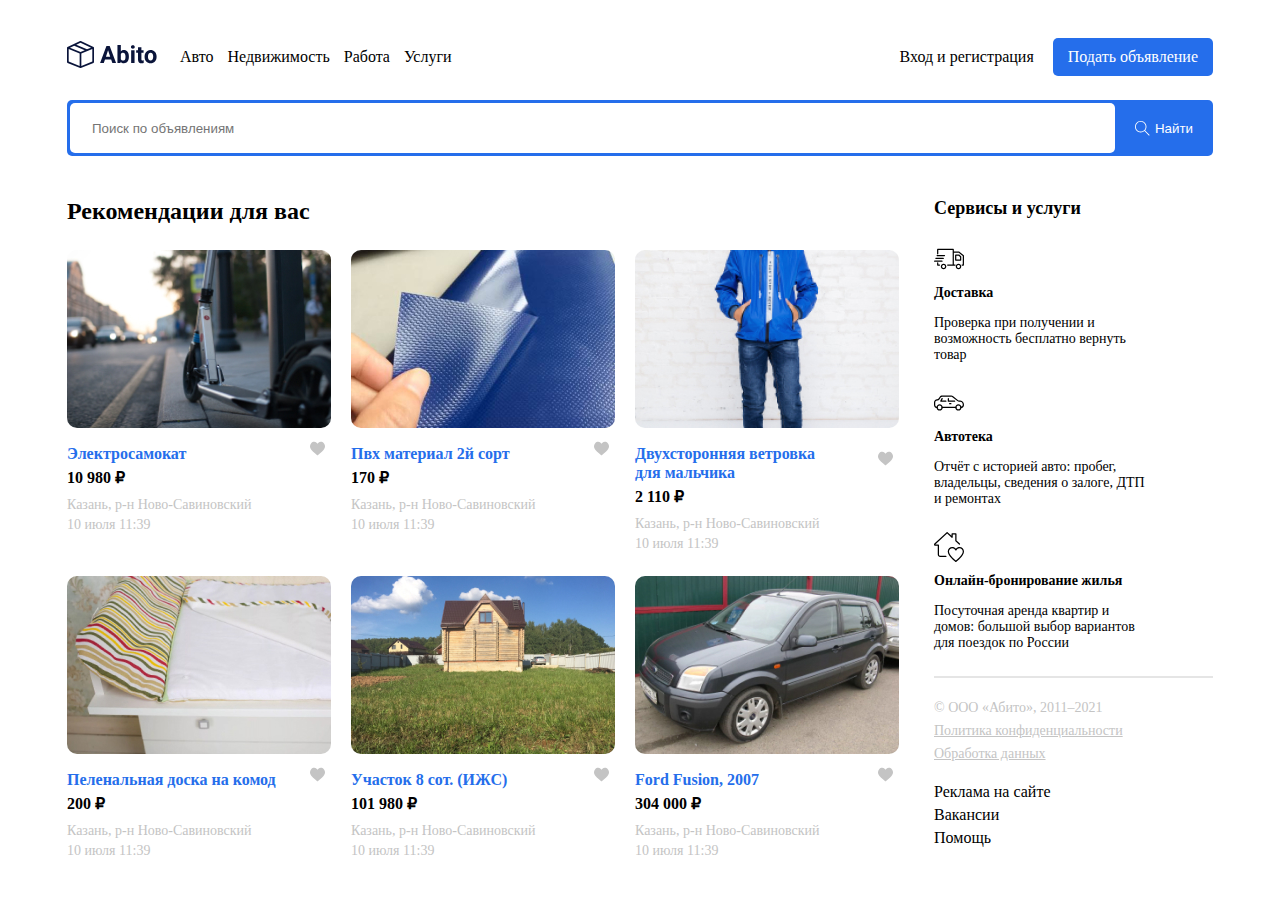
<file: index.html>
<!DOCTYPE html>
<html lang="ru">
<head>
  <meta charset="UTF-8">
  <meta http-equiv="X-UA-Compatible" content="IE=edge">
  <meta name="viewport" content="width=device-width, initial-scale=1.0">
  <title>Abito</title>
  <link rel="preconnect" href="https://fonts.googleapis.com">
  <link rel="preconnect" href="https://fonts.gstatic.com" crossorigin>
  <link href="https://fonts.googleapis.com/css2?family=Roboto:wght@400;700&display=swap" rel="stylesheet">
  <link rel="stylesheet" href="css/style.css">
</head>
<body>
  <!-- шапка сайта -->
  <header class="header container">
    <div class="navbar">
      <a href="/index.html" class="logo">
      <img src="img/logo.svg" alt="logo: Abito" class="logo-image">
      </a>
      <!-- Навигация -->
      <nav class="navbar-menu">
        <ul class="menu">
          <li class="menu-item">
            <a href="#" class="menu-link">Авто</a>
          </li>
          <li class="menu-item">
            <a href="#" class="menu-link">Недвижимость</a>
          </li>
          <li class="menu-item">
            <a href="#" class="menu-link">Работа</a>
          </li>
          <li class="menu-item">
            <a href="#" class="menu-link">Услуги</a>
          </li>
        </ul>
      </nav>
      <div class="button-group">
        <a href="#" class="button button-link">Вход и регистрация</a>
        <a href="#" class="button button-primary">Подать объявление</a>
      </div>
      <!-- /.button-group -->
    </div>
    <!-- /.navbar -->
    <div class="search-panel">
      <input type="search" class="search-input" placeholder="Поиск по объявлениям">
      <button class="search-button">
        <svg class="search-icon" 
        width="15" 
        height="15" 
        viewBox="0 0 15 15" 
        fill="none" 
        xmlns="http://www.w3.org/2000/svg">
          <g clip-path="url(#clip0)">
          <path d="M14.6506 14.0012L10.0862 9.43675C10.9465 8.43352 11.4706 7.13293 11.4706 5.71058C11.4706 2.54822 8.89765 -0.0247192 5.7353 -0.0247192C4.20353 -0.0247192 2.76265 0.571751 1.67824 1.6544C0.595589 2.73793 -0.000881376 4.17881 9.77541e-07 5.71058C9.77541e-07 8.87293 2.57294 11.4459 5.7353 11.4459C7.15765 11.4459 8.45912 10.9218 9.46235 10.0615L14.0268 14.6259L14.6506 14.0012ZM5.7353 10.5635C3.06 10.5635 0.882354 8.38675 0.882354 5.71058C0.881472 4.41352 1.38618 3.19499 2.30294 2.2791C3.21882 1.36234 4.43824 0.857634 5.7353 0.857634C8.41059 0.857634 10.5882 3.0344 10.5882 5.71058C10.5882 8.38587 8.41059 10.5635 5.7353 10.5635Z" fill="white"/>
          </g>
          <defs>
          <clipPath id="clip0">
          <rect width="15" height="15" fill="white"/>
          </clipPath>
          </defs>
          </svg>          
        <span class="search-button-text">Найти</span>
      </button>
    </div>
    <!-- /.search-panel -->
  </header>
  <div class="page-content container">
    <!-- Блок с обьявлениями -->
  <main class="main">
    <h2 class="page-title">Рекомендации для вас</h2>
    <div class="cards">
      <div class="card">
        <a href="single.html" class="card-link">
          <img src="img/samokat.jpg" alt="photo" class="card-image">
        </a>
        <div class="card-header">
          <a href="single.html" class="card-link">
            <h3 class="card-title">Электросамокат</h3>
          </a>
          <button class="like">
            <img src="img/like.svg" alt="like">
          </button>
        </div>
        <!-- /.card-header -->
      <strong class="card-price">10 980 ₽</strong>
      <p class="card-text">Казань, р-н Ново-Савиновский</p>
      <p class="card-text">10 июля 11:39</p>
    </div>
      <!-- /.card -->
      <div class="card">
        <a href="single.html" class="card-link">
          <img src="img/pvx.jpg" alt="photo" class="card-image">
        </a>
        <div class="card-header">
          <a href="single.html" class="card-link">
            <h3 class="card-title">Пвх материал 2й сорт</h3>
          </a>
          <button class="like">
            <img src="img/like.svg" alt="like">
          </button>
        </div>
        <!-- /.card-header -->
      <strong class="card-price">170 ₽</strong>
      <p class="card-text">Казань, р-н Ново-Савиновский</p>
      <p class="card-text">10 июля 11:39</p>
      </div>
      <!-- /.card -->
      <div class="card">
        <a href="single.html" class="card-link">
          <img src="img/vetrovka.jpg" alt="photo" class="card-image">
        </a>
        <div class="card-header">
          <a href="single.html" class="card-link">
            <h3 class="card-title">Двухсторонняя ветровка <br>для мальчика</h3>
          </a>
          <button class="like">
            <img src="img/like.svg" alt="like">
          </button>
        </div>
        <!-- /.card-header -->
      <strong class="card-price">2 110 ₽</strong>
      <p class="card-text">Казань, р-н Ново-Савиновский</p>
      <p class="card-text">10 июля 11:39</p>
    </div>
      <!-- /.card -->
      <div class="card">
        <a href="single.html" class="card-link">
          <img src="img/komod.jpg" alt="photo" class="card-image">
        </a>
        <div class="card-header">
          <a href="single.html" class="card-link">
            <h3 class="card-title">Пеленальная доска на комод</h3>
          </a>
          <button class="like">
            <img src="img/like.svg" alt="like">
          </button>
        </div>
        <!-- /.card-header -->
      <strong class="card-price">200 ₽</strong>
      <p class="card-text">Казань, р-н Ново-Савиновский</p>
      <p class="card-text">10 июля 11:39</p>
    </div>
    <div class="card">
      <a href="single.html" class="card-link">
        <img src="img/uchastok.jpg" alt="photo" class="card-image">
      </a>
      <div class="card-header">
         <a href="single.html" class="card-link">
          <h3 class="card-title">Участок 8 сот. (ИЖС)</h3>
        </a>
        <button class="like">
          <img src="img/like.svg" alt="like">
        </button>
      </div>
      <!-- /.card-header -->
    <strong class="card-price">101 980 ₽</strong>
    <p class="card-text">Казань, р-н Ново-Савиновский</p>
    <p class="card-text">10 июля 11:39</p>
  </div>
  <div class="card">
    <a href="single.html" class="card-link">
      <img src="img/ford.jpg" alt="photo" class="card-image">
    </a>
    <div class="card-header">
      <a href="single.html" class="card-link">
        <h3 class="card-title">Ford Fusion, 2007</h3>
      </a>
      <button class="like">
        <img src="img/like.svg" alt="like">
      </button>
    </div>
    <!-- /.card-header -->
  <strong class="card-price">304 000 ₽</strong>
  <p class="card-text">Казань, р-н Ново-Савиновский</p>
  <p class="card-text">10 июля 11:39</p>
</div>
      <!-- /.card -->
    </div>
    <!-- /.cards -->
  </main>
  <!-- Блок с боковой навигацией или сайдбар -->
  <aside class="sidebar">
    <h4 class="page-title">Сервисы и услуги</h4>
    <div class="service">
      <img src="img/delivery-truck.svg" alt="icon: delivery" class="servise-image">
      <h5 class="service-title">Доставка</h5>
      <p class="service-text">Проверка при получении и возможность бесплатно вернуть товар</p>
    </div>
    <!-- /.service -->
    <div class="service">
      <img src="img/sedan.svg" alt="icon: sedan" class="servise-image">
      <h5 class="service-title">Автотека</h5>
      <p class="service-text">Отчёт с историей авто: пробег, владельцы, сведения о залоге, ДТП и ремонтах</p>
    </div>
    <!-- /.service -->
    <div class="service">
      <img src="img/lovehome.svg" alt="icon: home" class="servise-image">
      <h5 class="service-title">Онлайн-бронирование жилья</h5>
      <p class="service-text">Посуточная аренда квартир и домов: большой выбор вариантов для поездок по России</p>
    </div>
    <!-- /.service -->
    <hr color="#E5E5E5"/> <!-- Разделитель(полоса в сервисе)-->
    <footer class="footer">
      <p class="footer-text">© ООО «Абито», 2011–2021</p>
      <ul class="footer-menu">
        <li class="footer-menu-item">
          <a href="#" class="footer-text">Политика конфиденциальности</a>
        </li>
        <li class="footer-menu-item">
          <a href="#" class="footer-text">Обработка данных</a>
        </li>
      </ul>
      <ul class="footer-menu">
        <li class="footer-menu-item">
          <a href="#" class="footer-link">Реклама на сайте</a>
        </li>
        <li class="footer-menu-item">
          <a href="#" class="footer-link">Вакансии</a>
        </li>
        <li class="footer-menu-item">
          <a href="#" class="footer-link">Помощь</a>
        </li>
      </ul>
    </footer>
  </aside>
  </div>
</body>
</html>
</file>
<file: css/style.css>
.body { 
  font-family: 'Roboto', sans-serif;
  font-size: 14px;
  color: #0A143A;
}
.container{
  max-width: 1146px; /* максимальная ширина */
  margin: auto; /* выравнивание по середине */
}
.header {
  padding-top: 30px;
  padding-bottom: 30px;
  margin-bottom: 12px;
}
.navbar {
  display: flex; /* гибкий блок */
  align-items: center; /* выранвивание по вертикали по центру */
  justify-content: space-between; /* разбросать элементы по краям */
  margin-bottom: 24px;
}
.navbar-menu {
  margin-right: auto;
}
.menu {
  list-style: none; /* отключаем точки в меню */
  margin: 0; /* обнуляем отступы */
  padding-left: 22px; /* внутренний отступ слева */
  display: flex;
}
.menu-item:not(:last-child) {
  margin-right: 14px;
 }
 .menu-link {
text-decoration: none;
color: inherit;  /* цвет текста как у родителя (body)*/
 }
 .button {
   text-decoration: none;
   display: inline-block;
   padding: 10px 15px; /* сверху и снизу 10 справа и слева 15 */
   cursor: pointer;
 }
 .button-link {
   color: inherit;
 }
 .button-primary {
  background: #256EEB;
  border-radius: 5px;
  color: white;
 }
 .search-panel {
   height: 50px;
   background: #256EEB;
   border-radius: 5px;
   display: flex;
   padding: 3px;
 }
 .search-input {
   flex-grow: 1; /* растягивается на все свободное место */
   background: #FFFFFF;
   border-radius: 5px;
   border: none;
   padding-left: 22px;
   padding-right: 22px;
 }
 .search-button {
   background: #256EEB;
   border: none;
   color: white;
   padding-left: 20px;
   padding-right: 17px;
   display: flex;
   align-items: center;
 }
 .search-button-text {
   margin-left: 5px;
 }
 .page-content {
   display: grid;
   grid-template-columns: 9fr 3fr; /* Данная функция делит раздел рекомендации и сайдбар на 9 и 3 колонки */
   grid-column-gap: 30px; /* расстояние между реками и сайдбар*/
 }
 .card-image {
   border-radius: 10px;
   width: 264px;
   height: 178px;
   object-fit: cover; /* если картинка не имеет заданные размеры то обрежется*/
 }
 .cards {
   display: flex;
   flex-wrap: wrap;
 }
 .card {
   margin-bottom: 20px;

 }
 .card:not(:nth-child(3n)) {
  margin-right: 20px;
 }
 .card-title {
  font-size: 16px;
  line-height: 19px;
  color: #256EEB;
  margin-top: 12px;
  margin-bottom: 5px;
 }
 .card-header {
   display: flex;
   justify-content: space-between;
   align-items: center;
 }
 .like {
   background-color: white;
   border: none;
   cursor: pointer;
   margin-left: 15px;
 }
 .card-link {
   text-decoration: none;
 }
 .card-price {
   font-size: 16px;
   line-height: 19px;
   margin-bottom: 10px;
   display: block;
 }
 .card-text {
  font-size: 14px;
  line-height: 16px;
  color: #C4C4C4;
  margin-bottom: 4px;
  margin-top: 0;
 }
 .sidebar .page-title {
  font-size: 18px;
  line-height: 21px;
 }
 .service {
  margin-bottom: 25px;
 }
 .service-title {
   margin-top: 7px;
   margin-bottom: 5px;
   font-weight: bold;
   font-size: 14px;
   line-height: 16px;
 }
 .service-text {
  font-size: 14px;
  line-height: 16px;
  max-width: 217px;
 }
.footer-text {
  display: inline-block;
  font-size: 14px;
  line-height: 16px;
  color: #C4C4C4;
  margin-bottom: 5px;
}
.footer-menu {
  margin: 0;
  padding: 0;
  list-style: none;
  margin-bottom: 16px;
}
.footer-link {
  color: inherit;
  text-decoration: none;
  display: inline-block;
  margin-bottom: 5px;
}
.main-single {
  display: flex;
  align-items: flex-start;
}
.content {
  max-width: 460px;
  margin-right: 30px;
}
.swiper-container {
  width: 100%;
  height: 357px;
  margin-left: auto;
  margin-right: auto;
}
.swiper-slide {
  background-size: cover;
  background-position: center;
}
.mySwiper2 {
  width: 100%;
  border-radius: 10px;
}
.mySwiper {
  height: 20%;
  box-sizing: border-box;
  padding: 10px 0;
}
.mySwiper .swiper-slide {
  width: 25%;
  height: 100%;
  opacity: 0.4;
  border-radius: 10px;
}
.mySwiper .swiper-slide-thumb-active {
  opacity: 1;
}
.swiper-slide img {
  display: block;
  border-radius: 3px;
  width: 100%;
  height: 100%;
  object-fit: cover;
}
.content-text {
  font-size: 14px;
  line-height: 140%;
}
.single-price {
  font-weight: bold;
  font-size: 24px;
  line-height: 28px;
  margin-top: 0;
  margin-bottom: 25px;
  display: block;
}
.page-title {
  margin-top: 0;
  margin-bottom: 25px;
}
.author {
  min-width: 264px;
}
.author-wrapper {
  display: flex;
  align-items: center;
  justify-content: space-between;
  margin-bottom: 30px;
  margin-top: 25px;
}
.author-info {
  margin-right: 74px;
}
.author-name {
  font-size: 14px;
  line-height: 16px;
  font-weight: bold;
  display: block;
  margin-bottom: 4px;
}
.rating {
  font-size: 14px;
  line-height: 16px;
  margin-bottom: 5px;
}
.rating-counter {
  opacity: 0.5;
  margin-left: 10px;
}
.author-status {
  font-size: 12px;
  line-height: 14px;
}
.button-block {
  width: 100%;
  height: 54px;
  display: block;
  margin-bottom: 14px;
  border: none;
}
.button-success {
  background: #14B4BE;
  color: white;
  border-radius: 5px;
}
</file>
